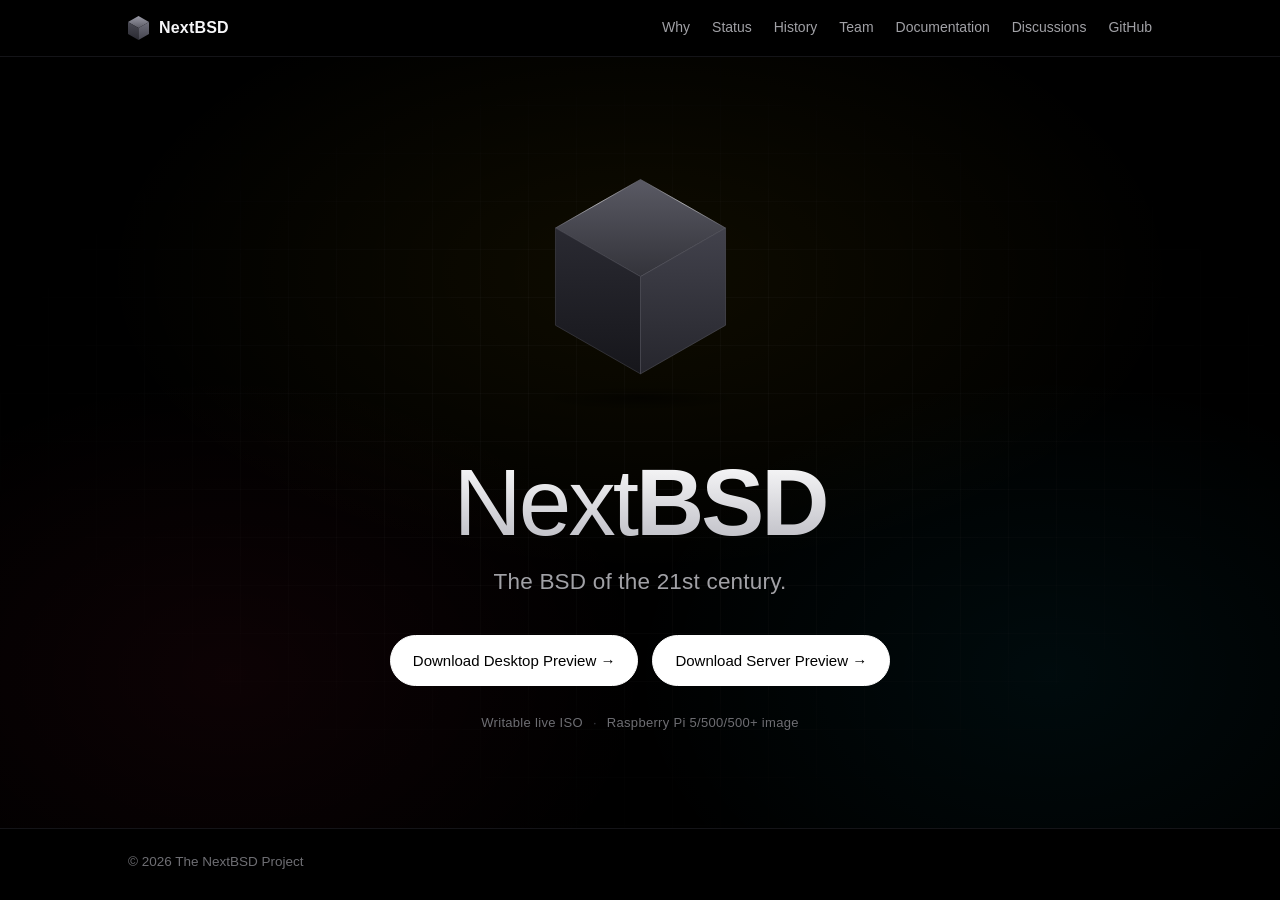
<file: index.html>
<!DOCTYPE html>
<html lang="en">
<head>
<meta charset="UTF-8">
<meta name="viewport" content="width=device-width, initial-scale=1.0">
<meta http-equiv="Cache-Control" content="no-cache, no-store, must-revalidate">
<title>NextBSD &mdash; the BSD of the 21st century</title>
<meta name="description" content="NextBSD brings the macOS system layer &mdash; Mach IPC, launchd, libxpc, libdispatch &mdash; to a modern FreeBSD base. Open in the open.">
<meta property="og:title" content="NextBSD">
<meta property="og:description" content="The BSD of the 21st century. Mach + launchd + XPC on FreeBSD.">
<meta property="og:type" content="website">
<meta property="og:url" content="https://nextbsd.org/">
<link rel="canonical" href="https://nextbsd.org/">
<link rel="icon" type="image/svg+xml" href="assets/favicon.svg?v=2">
<link rel="stylesheet" href="assets/style.css">
</head>
<body class="home">

<nav class="nav">
  <div class="wrap nav-inner">
    <a class="nav-brand" href="index.html">
      <svg class="nav-brand-mark" viewBox="60 60 280 320"
           xmlns="http://www.w3.org/2000/svg" role="img" aria-label="NextBSD cube">
        <defs>
          <linearGradient id="navcube-top" x1="0" y1="0" x2="0" y2="1">
            <stop offset="0%"   stop-color="#9a9aa6"/>
            <stop offset="100%" stop-color="#5c5c66"/>
          </linearGradient>
          <linearGradient id="navcube-left" x1="0" y1="0" x2="0" y2="1">
            <stop offset="0%"   stop-color="#4a4a54"/>
            <stop offset="100%" stop-color="#2a2a32"/>
          </linearGradient>
          <linearGradient id="navcube-right" x1="0" y1="0" x2="0" y2="1">
            <stop offset="0%"   stop-color="#70707c"/>
            <stop offset="100%" stop-color="#44444e"/>
          </linearGradient>
        </defs>
        <polygon points="200,60 340,140 200,220 60,140"   fill="url(#navcube-top)"/>
        <polygon points="60,140 200,220 200,380 60,300"   fill="url(#navcube-left)"/>
        <polygon points="340,140 200,220 200,380 340,300" fill="url(#navcube-right)"/>
      </svg>
      NextBSD
    </a>
    <button class="nav-toggle" type="button" aria-label="Menu"
            aria-expanded="false" aria-controls="nav-links">
      <span class="nav-toggle-bar"></span>
      <span class="nav-toggle-bar"></span>
      <span class="nav-toggle-bar"></span>
    </button>
    <div class="nav-links" id="nav-links">
      <a href="why.html" data-nav="why">Why</a>
      <a href="status.html" data-nav="status">Status</a>
      <a href="history.html" data-nav="history">History</a>
      <a href="team.html" data-nav="team">Team</a>
      <a href="https://github.com/nextbsd/nextbsd/wiki">Documentation</a>
      <a href="https://github.com/orgs/nextbsd/discussions">Discussions</a>
      <a href="https://github.com/nextbsd/nextbsd">GitHub</a>
    </div>
  </div>
</nav>

<section class="hero">
  <div class="wrap hero-inner">
    <svg class="logo-cube" viewBox="0 0 400 460" xmlns="http://www.w3.org/2000/svg" role="img" aria-label="NextBSD cube logo">
      <defs>
        <radialGradient id="cube-shadow" cx="50%" cy="50%" r="50%">
          <stop offset="0%"   stop-color="#000" stop-opacity="0.55"/>
          <stop offset="60%"  stop-color="#000" stop-opacity="0.18"/>
          <stop offset="100%" stop-color="#000" stop-opacity="0"/>
        </radialGradient>
        <linearGradient id="face-top" x1="0" y1="0" x2="0" y2="1">
          <stop offset="0%"   stop-color="#5a5a64"/>
          <stop offset="100%" stop-color="#33333a"/>
        </linearGradient>
        <linearGradient id="face-left" x1="0" y1="0" x2="0" y2="1">
          <stop offset="0%"   stop-color="#2a2a32"/>
          <stop offset="100%" stop-color="#16161b"/>
        </linearGradient>
        <linearGradient id="face-right" x1="0" y1="0" x2="0" y2="1">
          <stop offset="0%"   stop-color="#42424c"/>
          <stop offset="100%" stop-color="#26262d"/>
        </linearGradient>
        <linearGradient id="edge-highlight" x1="0" y1="0" x2="1" y2="0">
          <stop offset="0%"   stop-color="#fff" stop-opacity="0"/>
          <stop offset="50%"  stop-color="#fff" stop-opacity="0.55"/>
          <stop offset="100%" stop-color="#fff" stop-opacity="0"/>
        </linearGradient>
      </defs>

      <!-- soft ground shadow -->
      <ellipse cx="200" cy="420" rx="170" ry="20" fill="url(#cube-shadow)"/>

      <!-- cube body: top + left + right faces (isometric) -->
      <polygon points="200,60 340,140 200,220 60,140"   fill="url(#face-top)"   stroke="#6a6a76" stroke-width="1"/>
      <polygon points="60,140 200,220 200,380 60,300"   fill="url(#face-left)"  stroke="#44444e" stroke-width="1"/>
      <polygon points="340,140 200,220 200,380 340,300" fill="url(#face-right)" stroke="#55555f" stroke-width="1"/>

      <!-- crisp upper-edge highlights -->
      <line x1="200" y1="60"  x2="340" y2="140" stroke="url(#edge-highlight)" stroke-width="1.5"/>
      <line x1="200" y1="60"  x2="60"  y2="140" stroke="url(#edge-highlight)" stroke-width="1.5"/>
      <line x1="200" y1="60"  x2="200" y2="220" stroke="url(#edge-highlight)" stroke-width="1.5"/>

    </svg>

    <h1 class="wordmark"><span class="next">Next</span>BSD</h1>
    <p class="tagline">The BSD of the 21st century.</p>

    <div class="cta">
      <a class="btn btn-primary" href="desktop.html">Download Desktop Preview &rarr;</a>
      <a class="btn btn-primary" href="https://github.com/nextbsd/nextbsd/releases/tag/continuous-server">Download Server Preview &rarr;</a>
    </div>

    <p class="hero-points">
      <span>Writable live ISO</span>
      <span>Raspberry Pi 5/500/500+ image</span>
    </p>
  </div>
</section>

<footer>
  <div class="wrap">
    <div class="colophon">
      <span>&copy; 2026 The NextBSD Project</span>
    </div>
  </div>
</footer>

<script src="assets/site.js"></script>

</body>
</html>
</file>
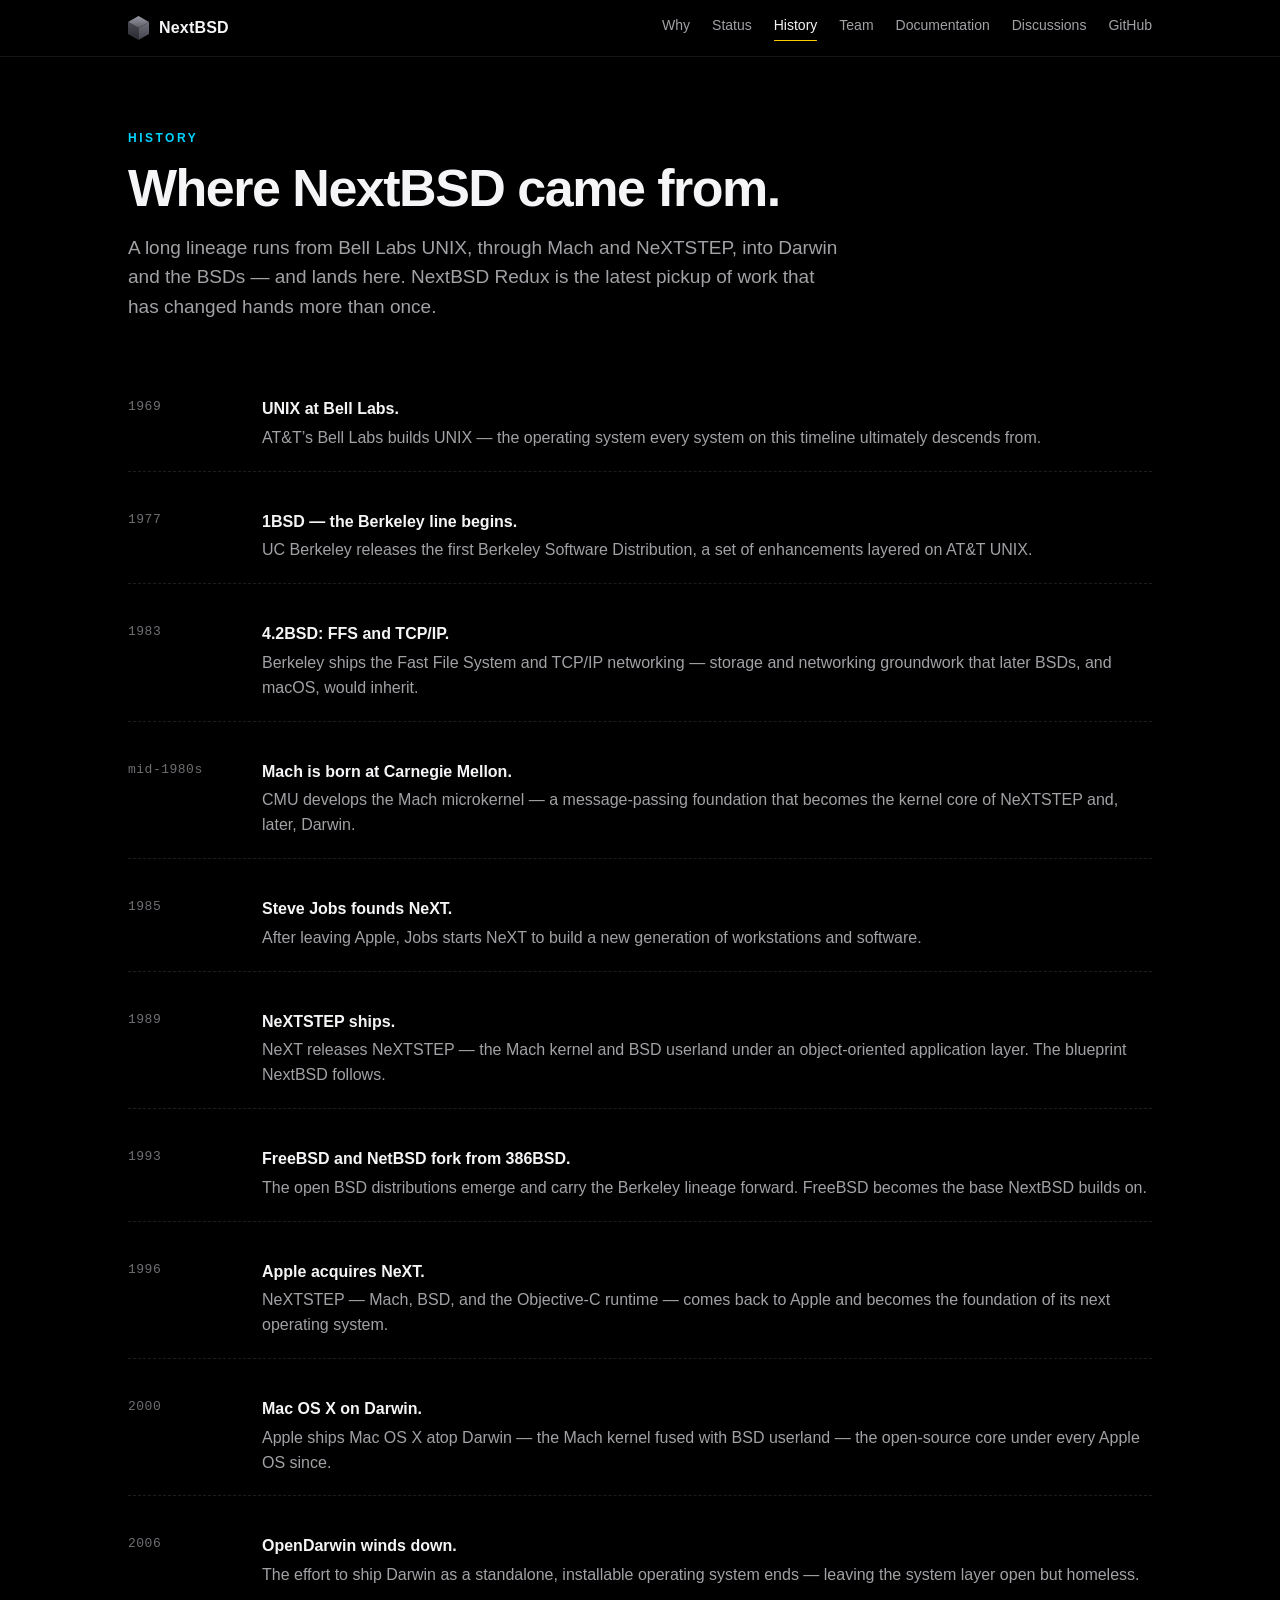
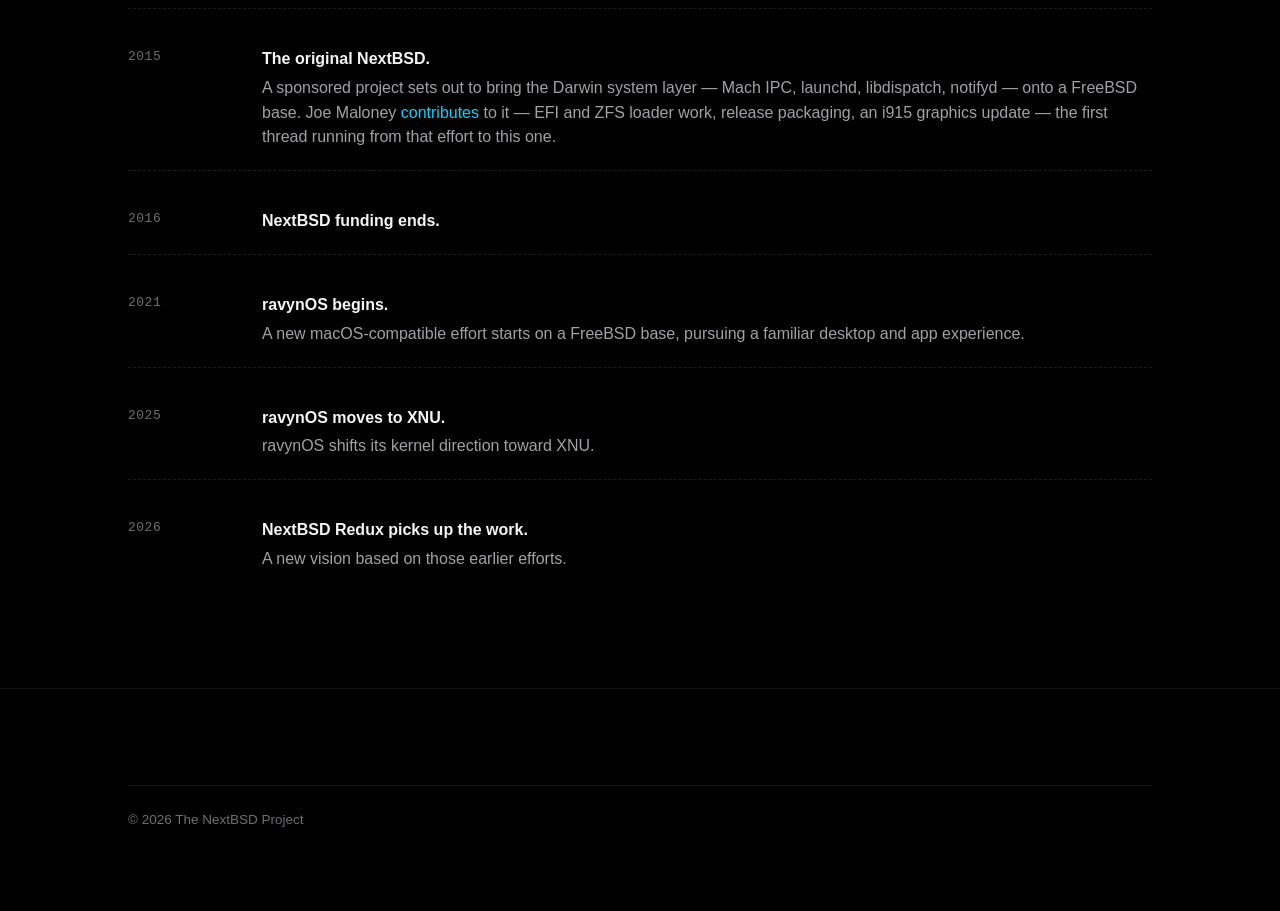
<file: history.html>
<!DOCTYPE html>
<html lang="en">
<head>
<meta charset="UTF-8">
<meta name="viewport" content="width=device-width, initial-scale=1.0">
<meta http-equiv="Cache-Control" content="no-cache, no-store, must-revalidate">
<title>History &mdash; NextBSD</title>
<meta name="description" content="From Bell Labs UNIX through Mach and NeXTSTEP into Darwin and the BSDs &mdash; the lineage NextBSD Redux picks up.">
<meta property="og:title" content="NextBSD History">
<meta property="og:description" content="Where NextBSD came from &mdash; Bell Labs to Mach to NeXTSTEP to here.">
<meta property="og:type" content="website">
<meta property="og:url" content="https://nextbsd.org/history.html">
<link rel="canonical" href="https://nextbsd.org/history.html">
<link rel="icon" type="image/svg+xml" href="assets/favicon.svg?v=2">
<link rel="stylesheet" href="assets/style.css">
</head>
<body class="page">

<nav class="nav">
  <div class="wrap nav-inner">
    <a class="nav-brand" href="index.html">
      <svg class="nav-brand-mark" viewBox="60 60 280 320"
           xmlns="http://www.w3.org/2000/svg" role="img" aria-label="NextBSD cube">
        <defs>
          <linearGradient id="navcube-top" x1="0" y1="0" x2="0" y2="1">
            <stop offset="0%"   stop-color="#9a9aa6"/>
            <stop offset="100%" stop-color="#5c5c66"/>
          </linearGradient>
          <linearGradient id="navcube-left" x1="0" y1="0" x2="0" y2="1">
            <stop offset="0%"   stop-color="#4a4a54"/>
            <stop offset="100%" stop-color="#2a2a32"/>
          </linearGradient>
          <linearGradient id="navcube-right" x1="0" y1="0" x2="0" y2="1">
            <stop offset="0%"   stop-color="#70707c"/>
            <stop offset="100%" stop-color="#44444e"/>
          </linearGradient>
        </defs>
        <polygon points="200,60 340,140 200,220 60,140"   fill="url(#navcube-top)"/>
        <polygon points="60,140 200,220 200,380 60,300"   fill="url(#navcube-left)"/>
        <polygon points="340,140 200,220 200,380 340,300" fill="url(#navcube-right)"/>
      </svg>
      NextBSD
    </a>
    <button class="nav-toggle" type="button" aria-label="Menu"
            aria-expanded="false" aria-controls="nav-links">
      <span class="nav-toggle-bar"></span>
      <span class="nav-toggle-bar"></span>
      <span class="nav-toggle-bar"></span>
    </button>
    <div class="nav-links" id="nav-links">
      <a href="why.html" data-nav="why">Why</a>
      <a href="status.html" data-nav="status">Status</a>
      <a href="history.html" data-nav="history" class="active" aria-current="page">History</a>
      <a href="team.html" data-nav="team">Team</a>
      <a href="https://github.com/nextbsd/nextbsd/wiki">Documentation</a>
      <a href="https://github.com/orgs/nextbsd/discussions">Discussions</a>
      <a href="https://github.com/nextbsd/nextbsd">GitHub</a>
    </div>
  </div>
</nav>

<section id="history">
  <div class="wrap">
    <p class="kicker">History</p>
    <h2 class="section-title">Where NextBSD came from.</h2>
    <p class="section-lede">
      A long lineage runs from Bell Labs UNIX, through Mach and NeXTSTEP, into
      Darwin and the BSDs &mdash; and lands here. NextBSD Redux is the latest
      pickup of work that has changed hands more than once.
    </p>

    <ul class="status-list">
      <li class="status-item">
        <span class="status-when">1969</span>
        <div class="status-body">
          <strong>UNIX at Bell Labs.</strong>
          <p>AT&amp;T&rsquo;s Bell Labs builds UNIX &mdash; the operating system every system on this timeline ultimately descends from.</p>
        </div>
      </li>
      <li class="status-item">
        <span class="status-when">1977</span>
        <div class="status-body">
          <strong>1BSD &mdash; the Berkeley line begins.</strong>
          <p>UC Berkeley releases the first Berkeley Software Distribution, a set of enhancements layered on AT&amp;T UNIX.</p>
        </div>
      </li>
      <li class="status-item">
        <span class="status-when">1983</span>
        <div class="status-body">
          <strong>4.2BSD: FFS and TCP/IP.</strong>
          <p>Berkeley ships the Fast File System and TCP/IP networking &mdash; storage and networking groundwork that later BSDs, and macOS, would inherit.</p>
        </div>
      </li>
      <li class="status-item">
        <span class="status-when">mid-1980s</span>
        <div class="status-body">
          <strong>Mach is born at Carnegie Mellon.</strong>
          <p>CMU develops the Mach microkernel &mdash; a message-passing foundation that becomes the kernel core of NeXTSTEP and, later, Darwin.</p>
        </div>
      </li>
      <li class="status-item">
        <span class="status-when">1985</span>
        <div class="status-body">
          <strong>Steve Jobs founds NeXT.</strong>
          <p>After leaving Apple, Jobs starts NeXT to build a new generation of workstations and software.</p>
        </div>
      </li>
      <li class="status-item">
        <span class="status-when">1989</span>
        <div class="status-body">
          <strong>NeXTSTEP ships.</strong>
          <p>NeXT releases NeXTSTEP &mdash; the Mach kernel and BSD userland under an object-oriented application layer. The blueprint NextBSD follows.</p>
        </div>
      </li>
      <li class="status-item">
        <span class="status-when">1993</span>
        <div class="status-body">
          <strong>FreeBSD and NetBSD fork from 386BSD.</strong>
          <p>The open BSD distributions emerge and carry the Berkeley lineage forward. FreeBSD becomes the base NextBSD builds on.</p>
        </div>
      </li>
      <li class="status-item">
        <span class="status-when">1996</span>
        <div class="status-body">
          <strong>Apple acquires NeXT.</strong>
          <p>NeXTSTEP &mdash; Mach, BSD, and the Objective-C runtime &mdash; comes back to Apple and becomes the foundation of its next operating system.</p>
        </div>
      </li>
      <li class="status-item">
        <span class="status-when">2000</span>
        <div class="status-body">
          <strong>Mac OS X on Darwin.</strong>
          <p>Apple ships Mac OS X atop Darwin &mdash; the Mach kernel fused with BSD userland &mdash; the open-source core under every Apple OS since.</p>
        </div>
      </li>
      <li class="status-item">
        <span class="status-when">2006</span>
        <div class="status-body">
          <strong>OpenDarwin winds down.</strong>
          <p>The effort to ship Darwin as a standalone, installable operating system ends &mdash; leaving the system layer open but homeless.</p>
        </div>
      </li>
      <li class="status-item">
        <span class="status-when">2015</span>
        <div class="status-body">
          <strong>The original NextBSD.</strong>
          <p>A sponsored project sets out to bring the Darwin system layer &mdash; Mach IPC, launchd, libdispatch, notifyd &mdash; onto a FreeBSD base. Joe Maloney <a href="https://github.com/search?q=org%3ANextBSD-classic+author%3Apkgdemon&amp;type=pullrequests&amp;s=updated&amp;o=asc">contributes</a> to it &mdash; EFI and ZFS loader work, release packaging, an i915 graphics update &mdash; the first thread running from that effort to this one.</p>
        </div>
      </li>
      <li class="status-item">
        <span class="status-when">2016</span>
        <div class="status-body">
          <strong>NextBSD funding ends.</strong>
        </div>
      </li>
      <li class="status-item">
        <span class="status-when">2021</span>
        <div class="status-body">
          <strong>ravynOS begins.</strong>
          <p>A new macOS-compatible effort starts on a FreeBSD base, pursuing a familiar desktop and app experience.</p>
        </div>
      </li>
      <li class="status-item">
        <span class="status-when">2025</span>
        <div class="status-body">
          <strong>ravynOS moves to XNU.</strong>
          <p>ravynOS shifts its kernel direction toward XNU.</p>
        </div>
      </li>
      <li class="status-item">
        <span class="status-when">2026</span>
        <div class="status-body">
          <strong>NextBSD Redux picks up the work.</strong>
          <p>A new vision based on those earlier efforts.</p>
        </div>
      </li>
    </ul>
  </div>
</section>

<footer>
  <div class="wrap">
    <div class="colophon">
      <span>&copy; 2026 The NextBSD Project</span>
    </div>
  </div>
</footer>

<script src="assets/site.js"></script>

</body>
</html>
</file>
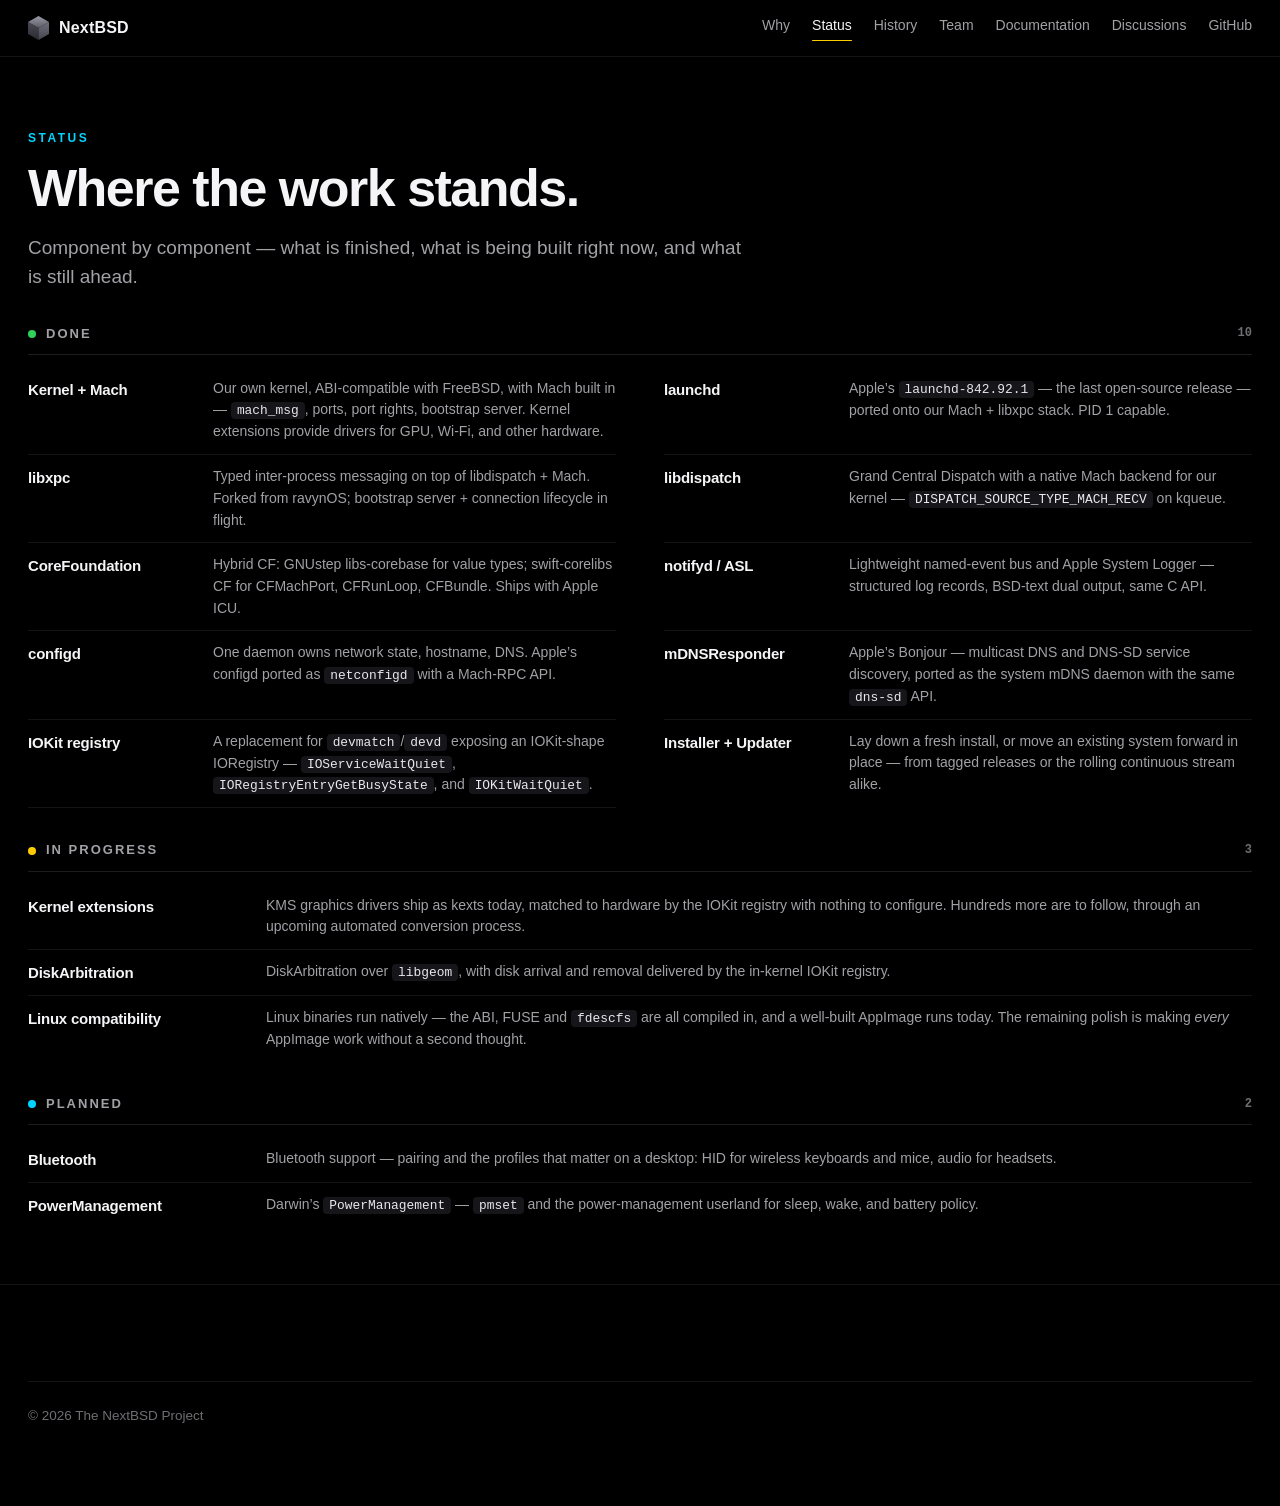
<file: status.html>
<!DOCTYPE html>
<html lang="en">
<head>
<meta charset="UTF-8">
<meta name="viewport" content="width=device-width, initial-scale=1.0">
<meta http-equiv="Cache-Control" content="no-cache, no-store, must-revalidate">
<title>Status &mdash; NextBSD</title>
<meta name="description" content="Component-by-component status of NextBSD: kernel and Mach, launchd, libxpc, libdispatch, CoreFoundation, configd, IOKit, and what is still ahead.">
<meta property="og:title" content="NextBSD Status">
<meta property="og:description" content="Where the work stands, component by component.">
<meta property="og:type" content="website">
<meta property="og:url" content="https://nextbsd.org/status.html">
<link rel="canonical" href="https://nextbsd.org/status.html">
<link rel="icon" type="image/svg+xml" href="assets/favicon.svg?v=2">
<link rel="stylesheet" href="assets/style.css">
</head>
<body class="page page-wide">

<nav class="nav">
  <div class="wrap nav-inner">
    <a class="nav-brand" href="index.html">
      <svg class="nav-brand-mark" viewBox="60 60 280 320"
           xmlns="http://www.w3.org/2000/svg" role="img" aria-label="NextBSD cube">
        <defs>
          <linearGradient id="navcube-top" x1="0" y1="0" x2="0" y2="1">
            <stop offset="0%"   stop-color="#9a9aa6"/>
            <stop offset="100%" stop-color="#5c5c66"/>
          </linearGradient>
          <linearGradient id="navcube-left" x1="0" y1="0" x2="0" y2="1">
            <stop offset="0%"   stop-color="#4a4a54"/>
            <stop offset="100%" stop-color="#2a2a32"/>
          </linearGradient>
          <linearGradient id="navcube-right" x1="0" y1="0" x2="0" y2="1">
            <stop offset="0%"   stop-color="#70707c"/>
            <stop offset="100%" stop-color="#44444e"/>
          </linearGradient>
        </defs>
        <polygon points="200,60 340,140 200,220 60,140"   fill="url(#navcube-top)"/>
        <polygon points="60,140 200,220 200,380 60,300"   fill="url(#navcube-left)"/>
        <polygon points="340,140 200,220 200,380 340,300" fill="url(#navcube-right)"/>
      </svg>
      NextBSD
    </a>
    <button class="nav-toggle" type="button" aria-label="Menu"
            aria-expanded="false" aria-controls="nav-links">
      <span class="nav-toggle-bar"></span>
      <span class="nav-toggle-bar"></span>
      <span class="nav-toggle-bar"></span>
    </button>
    <div class="nav-links" id="nav-links">
      <a href="why.html" data-nav="why">Why</a>
      <a href="status.html" data-nav="status" class="active" aria-current="page">Status</a>
      <a href="history.html" data-nav="history">History</a>
      <a href="team.html" data-nav="team">Team</a>
      <a href="https://github.com/nextbsd/nextbsd/wiki">Documentation</a>
      <a href="https://github.com/orgs/nextbsd/discussions">Discussions</a>
      <a href="https://github.com/nextbsd/nextbsd">GitHub</a>
    </div>
  </div>
</nav>

<section id="stack">
  <div class="wrap">
    <p class="kicker">Status</p>
    <h2 class="section-title">Where the work stands.</h2>
    <p class="section-lede">
      Component by component &mdash; what is finished, what is being built
      right now, and what is still ahead.
    </p>

    <div class="group group-split" style="--group-accent: var(--accent-g);">
      <h3 class="group-head"><span class="group-dot"></span>Done<span class="group-count">10</span></h3>
      <ul class="rows">
        <li class="row">
          <div class="row-name">Kernel + Mach</div>
          <div class="row-desc">Our own kernel, ABI-compatible with FreeBSD, with Mach built in &mdash; <code>mach_msg</code>, ports, port rights, bootstrap server. Kernel extensions provide drivers for GPU, Wi-Fi, and other hardware.</div>
        </li>
        <li class="row">
          <div class="row-name">launchd</div>
          <div class="row-desc">Apple&rsquo;s <code>launchd-842.92.1</code> &mdash; the last open-source release &mdash; ported onto our Mach + libxpc stack. PID 1 capable.</div>
        </li>
        <li class="row">
          <div class="row-name">libxpc</div>
          <div class="row-desc">Typed inter-process messaging on top of libdispatch + Mach. Forked from ravynOS; bootstrap server + connection lifecycle in flight.</div>
        </li>
        <li class="row">
          <div class="row-name">libdispatch</div>
          <div class="row-desc">Grand Central Dispatch with a native Mach backend for our kernel &mdash; <code>DISPATCH_SOURCE_TYPE_MACH_RECV</code> on kqueue.</div>
        </li>
        <li class="row">
          <div class="row-name">CoreFoundation</div>
          <div class="row-desc">Hybrid CF: GNUstep libs-corebase for value types; swift-corelibs CF for CFMachPort, CFRunLoop, CFBundle. Ships with Apple ICU.</div>
        </li>
        <li class="row">
          <div class="row-name">notifyd / ASL</div>
          <div class="row-desc">Lightweight named-event bus and Apple System Logger &mdash; structured log records, BSD-text dual output, same C API.</div>
        </li>
        <li class="row">
          <div class="row-name">configd</div>
          <div class="row-desc">One daemon owns network state, hostname, DNS. Apple&rsquo;s configd ported as <code>netconfigd</code> with a Mach-RPC API.</div>
        </li>
        <li class="row">
          <div class="row-name">mDNSResponder</div>
          <div class="row-desc">Apple&rsquo;s Bonjour &mdash; multicast DNS and DNS-SD service discovery, ported as the system mDNS daemon with the same <code>dns-sd</code> API.</div>
        </li>
        <li class="row">
          <div class="row-name">IOKit registry</div>
          <div class="row-desc">A replacement for <code>devmatch</code>/<code>devd</code> exposing an IOKit-shape IORegistry &mdash; <code>IOServiceWaitQuiet</code>, <code>IORegistryEntryGetBusyState</code>, and <code>IOKitWaitQuiet</code>.</div>
        </li>
        <li class="row">
          <div class="row-name">Installer + Updater</div>
          <div class="row-desc">Lay down a fresh install, or move an existing system forward in place &mdash; from tagged releases or the rolling continuous stream alike.</div>
        </li>
      </ul>
    </div>
    <div class="group" style="--group-accent: var(--accent-y);">
      <h3 class="group-head"><span class="group-dot"></span>In progress<span class="group-count">3</span></h3>
      <ul class="rows">
        <li class="row">
          <div class="row-name">Kernel extensions</div>
          <div class="row-desc">KMS graphics drivers ship as kexts today, matched to hardware by the IOKit registry with nothing to configure. Hundreds more are to follow, through an upcoming automated conversion process.</div>
        </li>
        <li class="row">
          <div class="row-name">DiskArbitration</div>
          <div class="row-desc">DiskArbitration over <code>libgeom</code>, with disk arrival and removal delivered by the in-kernel IOKit registry.</div>
        </li>
        <li class="row">
          <div class="row-name">Linux compatibility</div>
          <div class="row-desc">Linux binaries run natively &mdash; the ABI, FUSE and <code>fdescfs</code> are all compiled in, and a well-built AppImage runs today. The remaining polish is making <em>every</em> AppImage work without a second thought.</div>
        </li>
      </ul>
    </div>
    <div class="group" style="--group-accent: var(--accent-c);">
      <h3 class="group-head"><span class="group-dot"></span>Planned<span class="group-count">2</span></h3>
      <ul class="rows">
        <li class="row">
          <div class="row-name">Bluetooth</div>
          <div class="row-desc">Bluetooth support &mdash; pairing and the profiles that matter on a desktop: HID for wireless keyboards and mice, audio for headsets.</div>
        </li>
        <li class="row">
          <div class="row-name">PowerManagement</div>
          <div class="row-desc">Darwin&rsquo;s <code>PowerManagement</code> &mdash; <code>pmset</code> and the power-management userland for sleep, wake, and battery policy.</div>
        </li>
      </ul>
    </div>
  </div>
</section>

<footer>
  <div class="wrap">
    <div class="colophon">
      <span>&copy; 2026 The NextBSD Project</span>
    </div>
  </div>
</footer>

<script src="assets/site.js"></script>

</body>
</html>
</file>
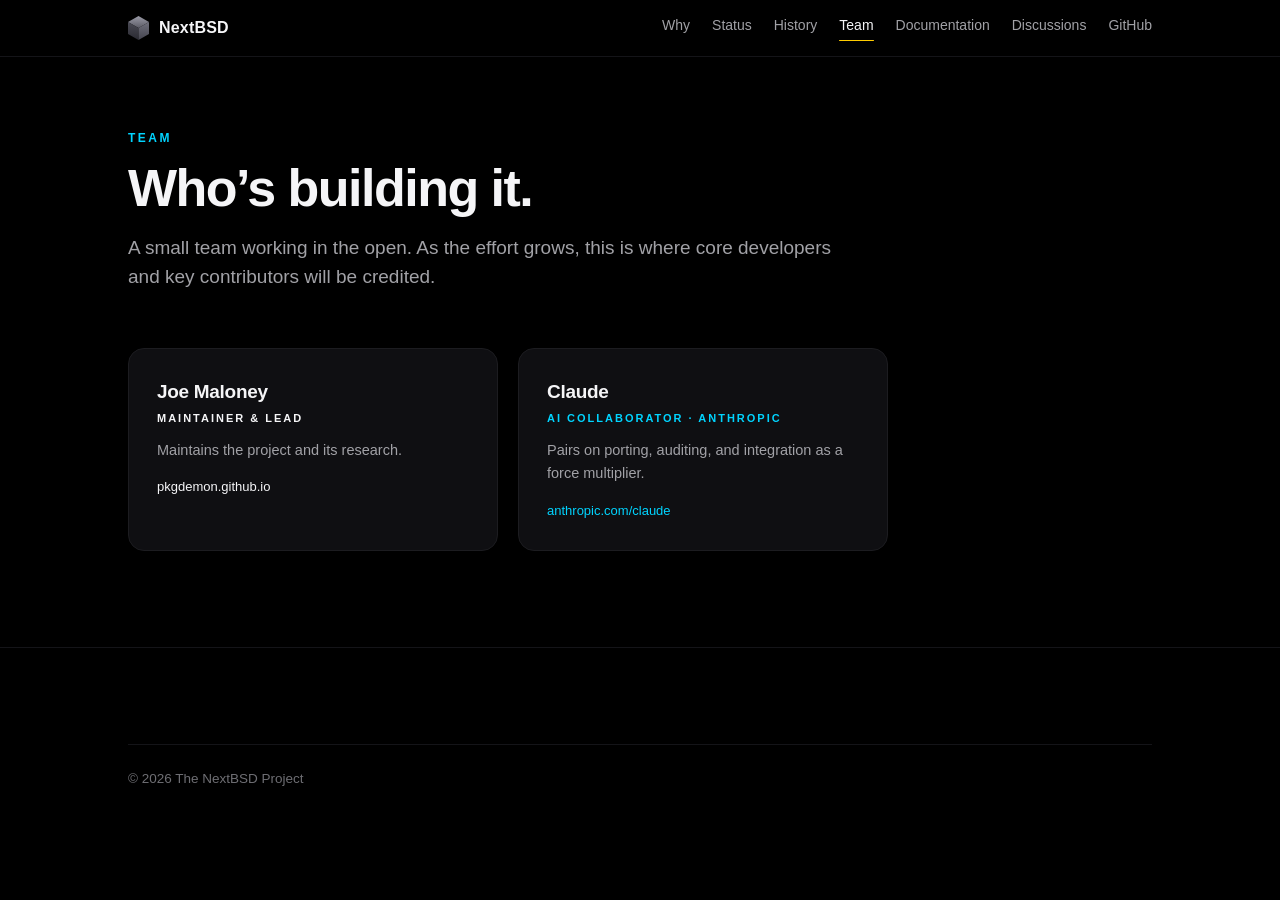
<file: team.html>
<!DOCTYPE html>
<html lang="en">
<head>
<meta charset="UTF-8">
<meta name="viewport" content="width=device-width, initial-scale=1.0">
<meta http-equiv="Cache-Control" content="no-cache, no-store, must-revalidate">
<title>Team &mdash; NextBSD</title>
<meta name="description" content="The small team building NextBSD in the open, and where contributors will be credited as the effort grows.">
<meta property="og:title" content="NextBSD Team">
<meta property="og:description" content="Who&rsquo;s building it.">
<meta property="og:type" content="website">
<meta property="og:url" content="https://nextbsd.org/team.html">
<link rel="canonical" href="https://nextbsd.org/team.html">
<link rel="icon" type="image/svg+xml" href="assets/favicon.svg?v=2">
<link rel="stylesheet" href="assets/style.css">
</head>
<body class="page">

<nav class="nav">
  <div class="wrap nav-inner">
    <a class="nav-brand" href="index.html">
      <svg class="nav-brand-mark" viewBox="60 60 280 320"
           xmlns="http://www.w3.org/2000/svg" role="img" aria-label="NextBSD cube">
        <defs>
          <linearGradient id="navcube-top" x1="0" y1="0" x2="0" y2="1">
            <stop offset="0%"   stop-color="#9a9aa6"/>
            <stop offset="100%" stop-color="#5c5c66"/>
          </linearGradient>
          <linearGradient id="navcube-left" x1="0" y1="0" x2="0" y2="1">
            <stop offset="0%"   stop-color="#4a4a54"/>
            <stop offset="100%" stop-color="#2a2a32"/>
          </linearGradient>
          <linearGradient id="navcube-right" x1="0" y1="0" x2="0" y2="1">
            <stop offset="0%"   stop-color="#70707c"/>
            <stop offset="100%" stop-color="#44444e"/>
          </linearGradient>
        </defs>
        <polygon points="200,60 340,140 200,220 60,140"   fill="url(#navcube-top)"/>
        <polygon points="60,140 200,220 200,380 60,300"   fill="url(#navcube-left)"/>
        <polygon points="340,140 200,220 200,380 340,300" fill="url(#navcube-right)"/>
      </svg>
      NextBSD
    </a>
    <button class="nav-toggle" type="button" aria-label="Menu"
            aria-expanded="false" aria-controls="nav-links">
      <span class="nav-toggle-bar"></span>
      <span class="nav-toggle-bar"></span>
      <span class="nav-toggle-bar"></span>
    </button>
    <div class="nav-links" id="nav-links">
      <a href="why.html" data-nav="why">Why</a>
      <a href="status.html" data-nav="status">Status</a>
      <a href="history.html" data-nav="history">History</a>
      <a href="team.html" data-nav="team" class="active" aria-current="page">Team</a>
      <a href="https://github.com/nextbsd/nextbsd/wiki">Documentation</a>
      <a href="https://github.com/orgs/nextbsd/discussions">Discussions</a>
      <a href="https://github.com/nextbsd/nextbsd">GitHub</a>
    </div>
  </div>
</nav>

<section id="team">
  <div class="wrap">
    <p class="kicker">Team</p>
    <h2 class="section-title">Who&rsquo;s building it.</h2>
    <p class="section-lede">
      A small team working in the open. As the effort grows, this is where
      core developers and key contributors will be credited.
    </p>
    <div class="team-grid">
      <div class="member" style="--accent-c: var(--accent-c);">
        <h3>Joe Maloney</h3>
        <span class="member-role">Maintainer &amp; lead</span>
        <p>Maintains the project and its research.</p>
        <a href="https://pkgdemon.github.io">pkgdemon.github.io</a>
      </div>
      <div class="member">
        <h3>Claude</h3>
        <span class="member-role">AI collaborator &middot; Anthropic</span>
        <p>Pairs on porting, auditing, and integration as a force multiplier.</p>
        <a href="https://www.anthropic.com/claude">anthropic.com/claude</a>
      </div>
    </div>
  </div>
</section>

<footer>
  <div class="wrap">
    <div class="colophon">
      <span>&copy; 2026 The NextBSD Project</span>
    </div>
  </div>
</footer>

<script src="assets/site.js"></script>

</body>
</html>
</file>
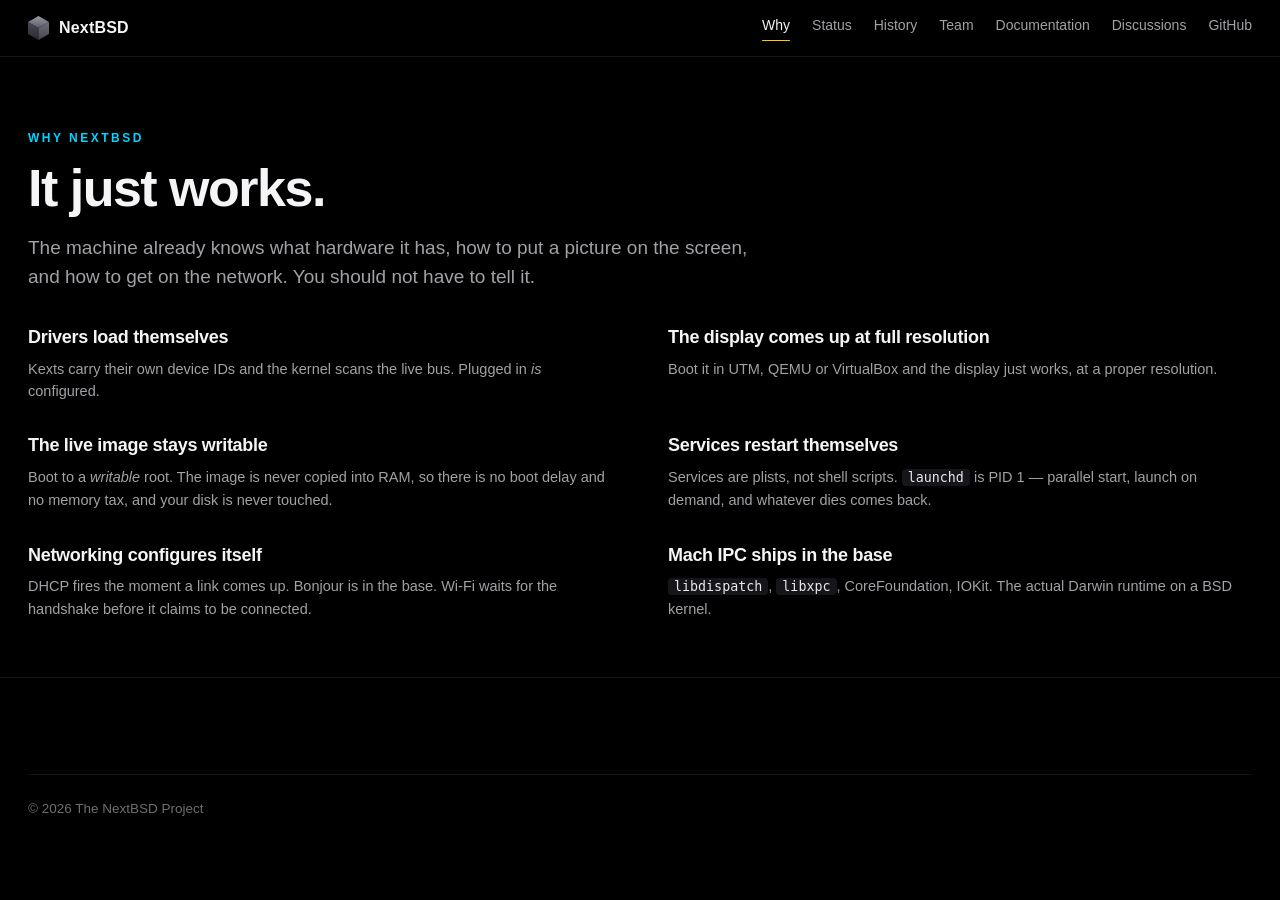
<file: why.html>
<!DOCTYPE html>
<html lang="en">
<head>
<meta charset="UTF-8">
<meta name="viewport" content="width=device-width, initial-scale=1.0">
<meta http-equiv="Cache-Control" content="no-cache, no-store, must-revalidate">
<title>Why NextBSD &mdash; it just works</title>
<meta name="description" content="Drivers that load themselves, real graphics in a VM, a writable live ISO, launchd as PID 1, and amd64 and arm64 treated as equals.">
<meta property="og:title" content="Why NextBSD">
<meta property="og:description" content="It just works. The machine already knows what hardware it has &mdash; you should not have to tell it.">
<meta property="og:type" content="website">
<meta property="og:url" content="https://nextbsd.org/why.html">
<link rel="canonical" href="https://nextbsd.org/why.html">
<link rel="icon" type="image/svg+xml" href="assets/favicon.svg?v=2">
<link rel="stylesheet" href="assets/style.css">
</head>
<body class="page page-wide">

<nav class="nav">
  <div class="wrap nav-inner">
    <a class="nav-brand" href="index.html">
      <svg class="nav-brand-mark" viewBox="60 60 280 320"
           xmlns="http://www.w3.org/2000/svg" role="img" aria-label="NextBSD cube">
        <defs>
          <linearGradient id="navcube-top" x1="0" y1="0" x2="0" y2="1">
            <stop offset="0%"   stop-color="#9a9aa6"/>
            <stop offset="100%" stop-color="#5c5c66"/>
          </linearGradient>
          <linearGradient id="navcube-left" x1="0" y1="0" x2="0" y2="1">
            <stop offset="0%"   stop-color="#4a4a54"/>
            <stop offset="100%" stop-color="#2a2a32"/>
          </linearGradient>
          <linearGradient id="navcube-right" x1="0" y1="0" x2="0" y2="1">
            <stop offset="0%"   stop-color="#70707c"/>
            <stop offset="100%" stop-color="#44444e"/>
          </linearGradient>
        </defs>
        <polygon points="200,60 340,140 200,220 60,140"   fill="url(#navcube-top)"/>
        <polygon points="60,140 200,220 200,380 60,300"   fill="url(#navcube-left)"/>
        <polygon points="340,140 200,220 200,380 340,300" fill="url(#navcube-right)"/>
      </svg>
      NextBSD
    </a>
    <button class="nav-toggle" type="button" aria-label="Menu"
            aria-expanded="false" aria-controls="nav-links">
      <span class="nav-toggle-bar"></span>
      <span class="nav-toggle-bar"></span>
      <span class="nav-toggle-bar"></span>
    </button>
    <div class="nav-links" id="nav-links">
      <a href="why.html" data-nav="why" class="active" aria-current="page">Why</a>
      <a href="status.html" data-nav="status">Status</a>
      <a href="history.html" data-nav="history">History</a>
      <a href="team.html" data-nav="team">Team</a>
      <a href="https://github.com/nextbsd/nextbsd/wiki">Documentation</a>
      <a href="https://github.com/orgs/nextbsd/discussions">Discussions</a>
      <a href="https://github.com/nextbsd/nextbsd">GitHub</a>
    </div>
  </div>
</nav>

<section id="why">
  <div class="wrap">
    <p class="kicker">Why NextBSD</p>
    <h2 class="section-title">It just works.</h2>
    <p class="section-lede">
      The machine already knows what hardware it has, how to put a picture on
      the screen, and how to get on the network. You should not have to tell it.
    </p>

    <ul class="feature-grid">
      <li class="feature">
        <h3 class="feature-name">Drivers load themselves</h3>
        <p class="feature-desc">Kexts carry their own device IDs and the kernel scans the live bus. Plugged in <em>is</em> configured.</p>
      </li>
      <li class="feature">
        <h3 class="feature-name">The display comes up at full resolution</h3>
        <p class="feature-desc">Boot it in UTM, QEMU or VirtualBox and the display just works, at a proper resolution.</p>
      </li>
      <li class="feature">
        <h3 class="feature-name">The live image stays writable</h3>
        <p class="feature-desc">Boot to a <em>writable</em> root. The image is never copied into RAM, so there is no boot delay and no memory tax, and your disk is never touched.</p>
      </li>
      <li class="feature">
        <h3 class="feature-name">Services restart themselves</h3>
        <p class="feature-desc">Services are plists, not shell scripts. <code>launchd</code> is PID 1 &mdash; parallel start, launch on demand, and whatever dies comes back.</p>
      </li>
      <li class="feature">
        <h3 class="feature-name">Networking configures itself</h3>
        <p class="feature-desc">DHCP fires the moment a link comes up. Bonjour is in the base. Wi-Fi waits for the handshake before it claims to be connected.</p>
      </li>
      <li class="feature">
        <h3 class="feature-name">Mach IPC ships in the base</h3>
        <p class="feature-desc"><code>libdispatch</code>, <code>libxpc</code>, CoreFoundation, IOKit. The actual Darwin runtime on a BSD kernel.</p>
      </li>
    </ul>
  </div>
</section>

<footer>
  <div class="wrap">
    <div class="colophon">
      <span>&copy; 2026 The NextBSD Project</span>
    </div>
  </div>
</footer>

<script src="assets/site.js"></script>

</body>
</html>
</file>
<file: assets/style.css>
:root {
    --bg: #000;
    --bg-soft: #0a0a0a;
    --panel: #0f0f12;
    --line: #1c1c20;
    --line-soft: #141418;
    --fg: #f5f5f7;
    --fg-dim: #a1a1a6;
    --fg-mute: #6e6e73;
    --accent-y: #ffcc00;
    --accent-r: #ff3b30;
    --accent-c: #00d4ff;
    --accent-g: #30d158;
    --accent-m: #ff2d55;
  }
  * { box-sizing: border-box; }
  html, body {
    margin: 0;
    padding: 0;
    background: var(--bg);
    color: var(--fg);
    font-family: -apple-system, BlinkMacSystemFont, "Helvetica Neue", Helvetica, Arial, sans-serif;
    -webkit-font-smoothing: antialiased;
    -moz-osx-font-smoothing: grayscale;
    line-height: 1.55;
    overflow-x: hidden;
  }
  a { color: var(--accent-c); text-decoration: none; }
  a:hover { text-decoration: underline; }
  code, kbd {
    font-family: "SF Mono", ui-monospace, "Menlo", Consolas, monospace;
    font-size: 0.92em;
    background: #15151a;
    padding: 1px 6px;
    border-radius: 4px;
    color: #e8e8ed;
  }

  /* ---------- Layout ---------- */
  .wrap {
    max-width: 1080px;
    margin: 0 auto;
    padding: 0 28px;
  }
  section { padding: 96px 0; position: relative; }
  section + section { border-top: 1px solid var(--line-soft); }

  /* ---------- Top nav ---------- */
  .nav {
    position: sticky;
    top: 0;
    z-index: 50;
    backdrop-filter: saturate(180%) blur(20px);
    -webkit-backdrop-filter: saturate(180%) blur(20px);
    background: rgba(0, 0, 0, 0.72);
    border-bottom: 1px solid var(--line-soft);
  }
  .nav-inner {
    display: flex;
    align-items: center;
    justify-content: space-between;
    height: 56px;
  }
  .nav-brand {
    display: flex; align-items: center; gap: 10px;
    font-weight: 600; letter-spacing: 0.2px;
    color: var(--fg);
  }
  .nav-brand-mark {
    /* The hero cube, shrunk. Height-driven so the aspect stays true; at this
       size the hero's 1px face strokes and edge highlights would land well
       under a device pixel, so the three face tones carry the form alone --
       lightened from the hero's values, which go muddy against the nav's
       near-black at 24px. */
    height: 24px;
    width: auto;
    flex: none;
    display: block;
  }
  .nav-brand:hover .nav-brand-mark { opacity: 0.85; }
  .nav-links { display: flex; gap: 22px; }
  .nav-links a {
    color: var(--fg-dim); font-size: 14px;
    text-decoration: none;
  }
  .nav-links a:hover { color: var(--fg); text-decoration: none; }

  /* Hamburger. Hidden entirely at desktop widths -- the tab row is the
     nav there, and the button would just be a second way to do the same
     thing. It appears only once the tabs no longer fit. */
  .nav-toggle {
    display: none;
    flex-direction: column;
    justify-content: center;
    align-items: center;
    gap: 5px;
    width: 40px; height: 40px;
    padding: 0;
    background: transparent;
    border: 1px solid transparent;
    border-radius: 9px;
    cursor: pointer;
    -webkit-tap-highlight-color: transparent;
  }
  .nav-toggle:hover { border-color: #2a2a30; }
  .nav-toggle[aria-expanded="true"] { border-color: #2a2a30; }
  .nav-toggle-bar {
    display: block;
    width: 18px; height: 1.5px;
    background: var(--fg-dim);
    border-radius: 2px;
    transition: transform 0.2s ease, opacity 0.2s ease;
  }
  /* Bars fold into an X when open: 1.5px bar + 5px gap = 6.5px of travel. */
  .nav-toggle[aria-expanded="true"] .nav-toggle-bar:nth-child(1) {
    transform: translateY(6.5px) rotate(45deg);
  }
  .nav-toggle[aria-expanded="true"] .nav-toggle-bar:nth-child(2) { opacity: 0; }
  .nav-toggle[aria-expanded="true"] .nav-toggle-bar:nth-child(3) {
    transform: translateY(-6.5px) rotate(-45deg);
  }

  /* 780px: seven tabs plus the brand need ~680px, so this leaves the row
     comfortable rather than cramped right before it collapses. */
  @media (max-width: 780px) {
    .nav-toggle { display: flex; }
    .nav-links {
      /* .nav is position:sticky, so it is the containing block -- the panel
         spans the full nav width rather than the padded .wrap. */
      position: absolute;
      top: 56px;
      left: 0; right: 0;
      display: none;
      flex-direction: column;
      gap: 0;
      padding: 4px 0 10px;
      background: rgba(0, 0, 0, 0.94);
      backdrop-filter: saturate(180%) blur(20px);
      -webkit-backdrop-filter: saturate(180%) blur(20px);
      border-bottom: 1px solid var(--line-soft);
    }
    .nav-links[data-open="true"] { display: flex; }
    .nav-links a {
      padding: 13px 28px;
      font-size: 15px;
      border-top: 1px solid var(--line-soft);
    }
    .nav-links a:first-child { border-top: none; }
  }
  @media (prefers-reduced-motion: reduce) {
    .nav-toggle-bar { transition: none; }
  }

  /* ---------- Hero ---------- */
  .hero {
    /* Not a full viewport: surrender ~110px so the footer's top edge shows.
       A hero that exactly fills the screen reads as the whole page, and the
       visitor never learns there is anything below it. */
    min-height: calc(100vh - 166px);
    display: grid;
    place-items: center;
    text-align: center;
    padding: 80px 0 120px;
    position: relative;
    overflow: hidden;
  }
  .hero::before {
    content: "";
    position: absolute;
    inset: 0;
    background:
      radial-gradient(900px 500px at 50% 28%, rgba(255, 204, 0, 0.06), transparent 60%),
      radial-gradient(700px 500px at 18% 80%, rgba(255, 45, 85, 0.05), transparent 60%),
      radial-gradient(700px 500px at 82% 80%, rgba(0, 212, 255, 0.05), transparent 60%);
    pointer-events: none;
  }
  .hero::after {
    /* subtle grid */
    content: "";
    position: absolute;
    inset: 0;
    background-image:
      linear-gradient(rgba(255,255,255,0.025) 1px, transparent 1px),
      linear-gradient(90deg, rgba(255,255,255,0.025) 1px, transparent 1px);
    background-size: 48px 48px;
    mask-image: radial-gradient(ellipse at center, black 30%, transparent 75%);
    -webkit-mask-image: radial-gradient(ellipse at center, black 30%, transparent 75%);
    pointer-events: none;
  }
  .hero-inner { position: relative; z-index: 1; }

  /* ---------- Logo cube (SVG) ---------- */
  .logo-cube {
    width: clamp(220px, 32vw, 320px);
    height: auto;
    margin: 0 auto 48px;
    display: block;
    animation: cube-float 9s ease-in-out infinite;
  }
  @keyframes cube-float {
    0%, 100% { transform: translateY(0); }
    50%      { transform: translateY(-8px); }
  }

  /* ---------- Wordmark + tagline ---------- */
  .wordmark {
    font-size: clamp(56px, 9vw, 104px);
    font-weight: 800;
    letter-spacing: -3px;
    /* Display type, so it wants tight leading -- inheriting the body's 1.55
       put ~50px of empty air above and below the wordmark at full size. */
    line-height: 1.05;
    margin: 0;
    background: linear-gradient(180deg, #fff 0%, #b8b8c0 100%);
    -webkit-background-clip: text;
    background-clip: text;
    color: transparent;
  }
  .wordmark .next { font-weight: 300; }
  .tagline {
    font-size: clamp(18px, 2.2vw, 24px);
    color: var(--fg-dim);
    margin: 16px 0 0;
    font-weight: 400;
    letter-spacing: 0.2px;
  }
  .cta {
    margin-top: 44px;
    display: flex;
    justify-content: center;
    gap: 14px;
    flex-wrap: wrap;
  }
  .btn {
    display: inline-flex;
    align-items: center;
    gap: 8px;
    padding: 13px 22px;
    border-radius: 99px;
    font-size: 15px;
    font-weight: 500;
    text-decoration: none;
    transition: transform 0.15s ease, background 0.15s ease, border-color 0.15s ease;
  }
  .btn-primary {
    background: #fff;
    color: #000;
    border: 1px solid #fff;
  }
  .btn-primary:hover { transform: translateY(-1px); background: #f0f0f0; text-decoration: none; }
  .btn-ghost {
    background: transparent;
    color: var(--fg);
    border: 1px solid #2a2a30;
  }
  .btn-ghost:hover { border-color: #4a4a52; text-decoration: none; }

  .hero-points {
    margin: 34px auto 0;
    max-width: 760px;
    display: flex;
    flex-wrap: wrap;
    justify-content: center;
    align-items: center;
    gap: 0 10px;
    color: var(--fg-mute);
    font-size: 13px;
    letter-spacing: 0.3px;
  }
  .hero-points span { white-space: nowrap; }
  /* Dot separators drawn in CSS so they never wrap onto a line alone. */
  .hero-points span + span::before {
    content: "\00B7";
    margin-right: 10px;
    color: #3a3a42;
  }
  @media (max-width: 560px) {
    .hero-points { font-size: 12px; gap: 2px 8px; }
    .hero-points span + span::before { margin-right: 8px; }
  }

  /* ---------- Section heads ---------- */
  .kicker {
    font-size: 12px;
    text-transform: uppercase;
    letter-spacing: 2.5px;
    color: var(--accent-c);
    margin: 0 0 12px;
    font-weight: 600;
  }
  .section-title {
    font-size: clamp(32px, 4.5vw, 52px);
    font-weight: 700;
    letter-spacing: -1.5px;
    margin: 0 0 16px;
    line-height: 1.1;
  }
  .section-lede {
    font-size: clamp(17px, 1.6vw, 19px);
    color: var(--fg-dim);
    max-width: 720px;
    margin: 0 0 56px;
  }

  /* ---------- Vision (manifesto) ---------- */
  .vision-grid {
    display: grid;
    grid-template-columns: repeat(2, 1fr);
    gap: 28px;
  }
  @media (max-width: 760px) { .vision-grid { grid-template-columns: 1fr; } }
  .vision-card {
    padding: 32px;
    border: 1px solid var(--line);
    border-radius: 16px;
    background: linear-gradient(180deg, var(--panel) 0%, #08080a 100%);
  }
  .vision-card h3 {
    font-size: 22px;
    margin: 0 0 10px;
    font-weight: 600;
    letter-spacing: -0.3px;
  }
  .vision-card p { margin: 0; color: var(--fg-dim); }

  /* ---------- About: forms ---------- */
  .about-bridge {
    font-size: clamp(19px, 2vw, 24px);
    font-weight: 600;
    letter-spacing: -0.5px;
    color: var(--fg);
    margin: 0 0 28px;
  }
  .forms-grid {
    display: grid;
    grid-template-columns: repeat(3, 1fr);
    gap: 20px;
  }
  @media (max-width: 760px) { .forms-grid { grid-template-columns: 1fr; } }
  .forms-grid .vision-card {
    padding: 28px;
    position: relative;
    overflow: hidden;
    transition: border-color 0.2s ease, transform 0.2s ease;
  }
  .forms-grid .vision-card:hover { border-color: #2a2a30; transform: translateY(-2px); }
  .forms-grid .vision-card::before {
    content: "";
    position: absolute;
    top: 0; left: 0; right: 0;
    height: 2px;
    background: var(--form-accent, var(--accent-c));
    opacity: 0.85;
  }
  .forms-grid .vision-card h3 { font-size: 19px; }
  .forms-grid .vision-card .role {
    display: block;
    font-size: 11px;
    text-transform: uppercase;
    letter-spacing: 2px;
    font-weight: 600;
    color: var(--form-accent, var(--accent-c));
    margin: 0 0 10px;
  }

  /* ---------- Team ---------- */
  .team-grid {
    display: grid;
    grid-template-columns: repeat(2, 1fr);
    gap: 20px;
    max-width: 760px;
  }
  @media (max-width: 640px) { .team-grid { grid-template-columns: 1fr; } }
  .member {
    padding: 28px;
    border: 1px solid var(--line);
    border-radius: 16px;
    background: var(--panel);
    transition: border-color 0.2s ease, transform 0.2s ease;
  }
  .member:hover { border-color: #2a2a30; transform: translateY(-2px); }
  .member h3 {
    margin: 0 0 4px;
    font-size: 19px;
    font-weight: 600;
    letter-spacing: -0.3px;
  }
  .member .member-role {
    display: block;
    font-size: 11px;
    text-transform: uppercase;
    letter-spacing: 2px;
    font-weight: 600;
    color: var(--accent-c);
    margin: 0 0 12px;
  }
  .member p { margin: 0 0 12px; color: var(--fg-dim); font-size: 14.5px; line-height: 1.6; }
  .member a { font-size: 13px; }

  /* ---------- Reference pages: wide, card-free ---------- */
  /* Why and Status are read by scanning, not by reading top to bottom, so
     they want width and density rather than the 1080px measure that suits
     prose. Neither uses cards any more: card chrome (border, radius, ~25px of
     padding, a letter badge) cost roughly 90px an item and said nothing the
     heading did not already say. */
  .page-wide .wrap { max-width: 1280px; }
  .page-wide section:first-of-type { padding-top: 48px; padding-bottom: 56px; }
  .page-wide .section-lede { margin-bottom: 32px; }

  /* ---------- Why: editorial feature list ---------- */
  .feature-grid {
    list-style: none;
    margin: 0;
    padding: 0;
    display: grid;
    grid-template-columns: repeat(2, 1fr);
    column-gap: 56px;
    row-gap: 30px;
  }
  @media (max-width: 800px) {
    .feature-grid { grid-template-columns: 1fr; row-gap: 24px; }
  }
  .feature-name {
    margin: 0 0 6px;
    font-size: 18px;
    font-weight: 600;
    letter-spacing: -0.3px;
    color: var(--fg);
  }
  .feature-desc {
    margin: 0;
    font-size: 14.5px;
    line-height: 1.55;
    color: var(--fg-dim);
  }

  /* ---------- Status: grouped rows ---------- */
  /* State is stated once per group instead of repeated as a tag on all
     fifteen records, which is what lets the tag column disappear. */
  .group + .group { margin-top: 32px; }
  .group-head {
    display: flex;
    align-items: center;
    gap: 10px;
    margin: 0 0 12px;
    padding-bottom: 10px;
    border-bottom: 1px solid var(--line);
    font-size: 13px;
    font-weight: 600;
    text-transform: uppercase;
    letter-spacing: 2px;
    color: var(--fg-dim);
  }
  .group-dot {
    width: 8px; height: 8px;
    border-radius: 50%;
    background: var(--group-accent);
    flex: none;
  }
  .group-count {
    margin-left: auto;
    font-family: "SF Mono", ui-monospace, Menlo, monospace;
    font-size: 12px;
    letter-spacing: 0;
    color: var(--fg-mute);
  }

  .rows { list-style: none; margin: 0; padding: 0; }
  .row {
    display: grid;
    grid-template-columns: 210px 1fr;
    gap: 28px;
    padding: 11px 0;
    border-bottom: 1px solid var(--line-soft);
  }
  .row:last-child { border-bottom: none; }
  .row-name {
    font-size: 15px;
    font-weight: 600;
    letter-spacing: -0.2px;
    color: var(--fg);
  }
  .row-desc {
    font-size: 14px;
    line-height: 1.55;
    color: var(--fg-dim);
  }
  /* The finished components are a roll-call more than a narrative, so that
     group runs two abreast; the groups a reader came for stay full width. */
  @media (min-width: 900px) {
    .group-split .rows {
      display: grid;
      grid-template-columns: 1fr 1fr;
      column-gap: 48px;
    }
    .group-split .row { grid-template-columns: 165px 1fr; gap: 20px; }
  }
  /* Below ~700px two columns leave the description a sliver, so the name
     becomes a heading above it. */
  @media (max-width: 700px) {
    .row { grid-template-columns: 1fr; gap: 4px; padding: 10px 0; }
  }

  /* ---------- Status timeline ---------- */
  .status-list {
    list-style: none;
    padding: 0;
    margin: 0;
    display: grid;
    gap: 18px;
  }
  .status-item {
    display: grid;
    grid-template-columns: 110px 1fr;
    gap: 24px;
    padding: 20px 0;
    border-bottom: 1px dashed var(--line);
  }
  .status-item:last-child { border-bottom: none; }
  .status-when {
    font-family: "SF Mono", ui-monospace, Menlo, monospace;
    color: var(--fg-mute);
    font-size: 13px;
    letter-spacing: 0.5px;
  }
  .status-body strong { font-weight: 600; color: var(--fg); }
  .status-body p { margin: 4px 0 0; color: var(--fg-dim); }
  @media (max-width: 600px) {
    .status-item { grid-template-columns: 1fr; gap: 4px; }
  }

  /* ---------- Quote pull ---------- */
  .pull {
    margin: 64px auto 0;
    max-width: 820px;
    padding: 40px;
    border: 1px solid var(--line);
    border-left: 3px solid var(--accent-y);
    border-radius: 8px;
    background: linear-gradient(180deg, #0c0c0f 0%, #07070a 100%);
    font-size: clamp(20px, 2.2vw, 26px);
    line-height: 1.4;
    color: var(--fg);
    font-weight: 300;
    letter-spacing: -0.4px;
  }
  .pull cite {
    display: block;
    margin-top: 18px;
    font-style: normal;
    font-size: 13px;
    color: var(--fg-mute);
    letter-spacing: 1.5px;
    text-transform: uppercase;
  }

  /* ---------- Footer ---------- */
  footer {
    border-top: 1px solid var(--line-soft);
    padding: 56px 0 80px;
    color: var(--fg-mute);
    font-size: 13.5px;
  }
  .footer-grid {
    display: grid;
    grid-template-columns: 2fr 1fr 1fr 1fr;
    gap: 32px;
  }
  @media (max-width: 760px) { .footer-grid { grid-template-columns: 1fr 1fr; } }
  .footer-grid h5 {
    color: var(--fg);
    font-size: 13px;
    text-transform: uppercase;
    letter-spacing: 1.5px;
    margin: 0 0 14px;
    font-weight: 600;
  }
  .footer-grid ul { list-style: none; padding: 0; margin: 0; }
  .footer-grid li { margin-bottom: 8px; }
  .footer-grid a { color: var(--fg-dim); }
  .footer-grid a:hover { color: var(--fg); text-decoration: none; }
  .colophon {
    margin-top: 40px;
    padding-top: 24px;
    border-top: 1px solid var(--line-soft);
    display: flex;
    justify-content: space-between;
    flex-wrap: wrap;
    gap: 12px;
    color: var(--fg-mute);
  }

  /* ---------- Reduced motion ---------- */
  @media (prefers-reduced-motion: reduce) {
    .cube { animation: none; }
  }

  /* ---------- Per-page nav state ---------- */
  /* Each page ships its own copy of the nav with class="active" on the tab
     it corresponds to, so the current page is marked without a JS pass. */
  .nav-links a.active { color: var(--fg); }
  .nav-links a.active::after {
    content: "";
    display: block;
    height: 1.5px;
    margin-top: 3px;
    border-radius: 2px;
    background: var(--accent-y);
  }
  @media (max-width: 780px) {
    /* In the stacked panel an underline reads as a divider, so mark the
       current tab with a left rule instead. */
    .nav-links a.active::after { display: none; }
    .nav-links a.active {
      box-shadow: inset 2px 0 0 var(--accent-y);
    }
  }

  /* ---------- Interior pages ---------- */
  /* Only index.html leads with the hero. Everywhere else the first section
     butts straight up against the sticky nav, so it needs its own breathing
     room at the top rather than the symmetric 96px a mid-page section wants. */
  .page section:first-of-type { padding-top: 72px; }
  @media (max-width: 640px) {
    section { padding: 64px 0; }
    .page section:first-of-type { padding-top: 48px; }
  }

  /* ---------- Home page: fit the viewport ---------- */
  /* index.html is nav + hero + footer and nothing else, so it should resolve
     to one screen rather than a screen-and-a-bit. The old hero locked in
     min-height:calc(100vh - 166px), which -- once the 56px nav and the ~220px
     footer were added -- guaranteed ~110px of overflow at *every* window
     size, so the scrollbar was always there and always led nowhere.

     Instead: make the body a full-height flex column and let the hero absorb
     whatever space is left over. min-height (not height) is deliberate --
     if the content genuinely cannot fit, the page grows and scrolls
     normally rather than clipping. */
  body.home {
    min-height: 100vh;
    display: flex;
    flex-direction: column;
  }
  /* Mobile browsers report 100vh as the URL-bar-hidden height, which
     overshoots the visible area. dvh tracks the real viewport where it is
     supported; the 100vh above stays as the fallback. */
  @supports (min-height: 100dvh) {
    body.home { min-height: 100dvh; }
  }
  body.home .hero {
    flex: 1 1 auto;
    /* Drop the fixed floor -- flex-grow now sizes this. */
    min-height: 0;
    padding: clamp(20px, 4.5vh, 80px) 0 clamp(24px, 5.5vh, 120px);
  }

  /* The hero's own furniture scales with viewport *height* as well as width.
     A short-and-wide window (a laptop at 1440x790, a landscape phone) has
     plenty of horizontal room, so width-only clamps keep the cube and
     wordmark at full size and push the footer off-screen. min() lets
     whichever axis is tighter win. */
  body.home .logo-cube {
    width: clamp(120px, min(30vw, 27vh), 320px);
    margin: 0 auto clamp(14px, 3.4vh, 48px);
  }
  body.home .wordmark { font-size: clamp(40px, min(9vw, 10.5vh), 104px); }
  body.home .tagline {
    font-size: clamp(15px, min(2.2vw, 2.5vh), 24px);
    margin-top: clamp(8px, 1.5vh, 16px);
  }
  body.home .cta { margin-top: clamp(18px, 3.8vh, 44px); }
  body.home .hero-points { margin-top: clamp(14px, 3vh, 34px); }

  /* The footer on this page carries a single colophon line. Its 40px top
     margin, 24px padding and rule exist to separate it from the .footer-grid
     block -- which no page actually renders -- so here they only burn height
     that the hero could use. */
  body.home footer { padding: clamp(14px, 2.6vh, 32px) 0 clamp(16px, 3vh, 40px); }
  body.home .colophon {
    margin-top: 0;
    padding-top: 0;
    border-top: none;
  }

  /* ---------- Desktop Preview: choose a desktop ---------- */
  .choices {
    display: grid;
    grid-template-columns: repeat(2, 1fr);
    gap: 24px;
    margin-top: 8px;
  }
  @media (max-width: 860px) { .choices { grid-template-columns: 1fr; } }
  .choice {
    display: flex;
    flex-direction: column;
    border: 1px solid var(--line);
    border-radius: 16px;
    background: linear-gradient(180deg, var(--panel) 0%, #08080a 100%);
    overflow: hidden;
  }
  .choice-shot {
    /* The screenshots are full screens (16:9): show all of them, Dock and
       menu included, rather than cropping the edges. */
    aspect-ratio: 16 / 9;
    background: #050507;
    border-bottom: 1px solid var(--line);
    display: grid;
    place-items: center;
    overflow: hidden;
  }
  .choice-shot img { width: 100%; height: 100%; object-fit: contain; display: block; }
  .choice-shot-nextbsd {
    background:
      radial-gradient(500px 260px at 50% 40%, rgba(255, 204, 0, 0.08), transparent 70%),
      #050507;
    color: var(--fg-mute);
    font-size: 13px;
    letter-spacing: 0.3px;
  }
  .choice-body { padding: 24px 26px 26px; display: flex; flex-direction: column; flex: 1; }
  .choice-tag {
    margin: 0 0 6px;
    font-size: 12px;
    text-transform: uppercase;
    letter-spacing: 2px;
    font-weight: 600;
    color: var(--choice-accent);
  }
  .choice-tag a { color: inherit; }
  .choice-name { margin: 0 0 10px; font-size: 26px; font-weight: 700; letter-spacing: -0.6px; }
  .choice-desc { margin: 0 0 18px; color: var(--fg-dim); font-size: 15px; }
  .choice-files { list-style: none; margin: 0 0 22px; padding: 0; font-size: 14px; }
  .choice-files li {
    display: flex;
    justify-content: space-between;
    gap: 12px;
    padding: 8px 0;
    border-bottom: 1px solid var(--line-soft);
  }
  .choice-files li span:last-child { color: var(--fg-mute); white-space: nowrap; }
  .choice-files li.soon span:first-child { color: var(--fg-mute); }
  /* The buttons sit at the bottom of equal-height cards and fill the card's
     width, so the two line up and match in size whatever is above them. */
  .choice-cta { margin-top: auto; padding-top: 22px; }
  .choice-cta .btn { display: flex; justify-content: center; width: 100%; }
  .choice-note { margin: 0; font-size: 13px; color: var(--fg-mute); }
  .choice-footnote { margin: 36px 0 0; text-align: center; color: var(--fg-mute); font-size: 14px; }
</file>
